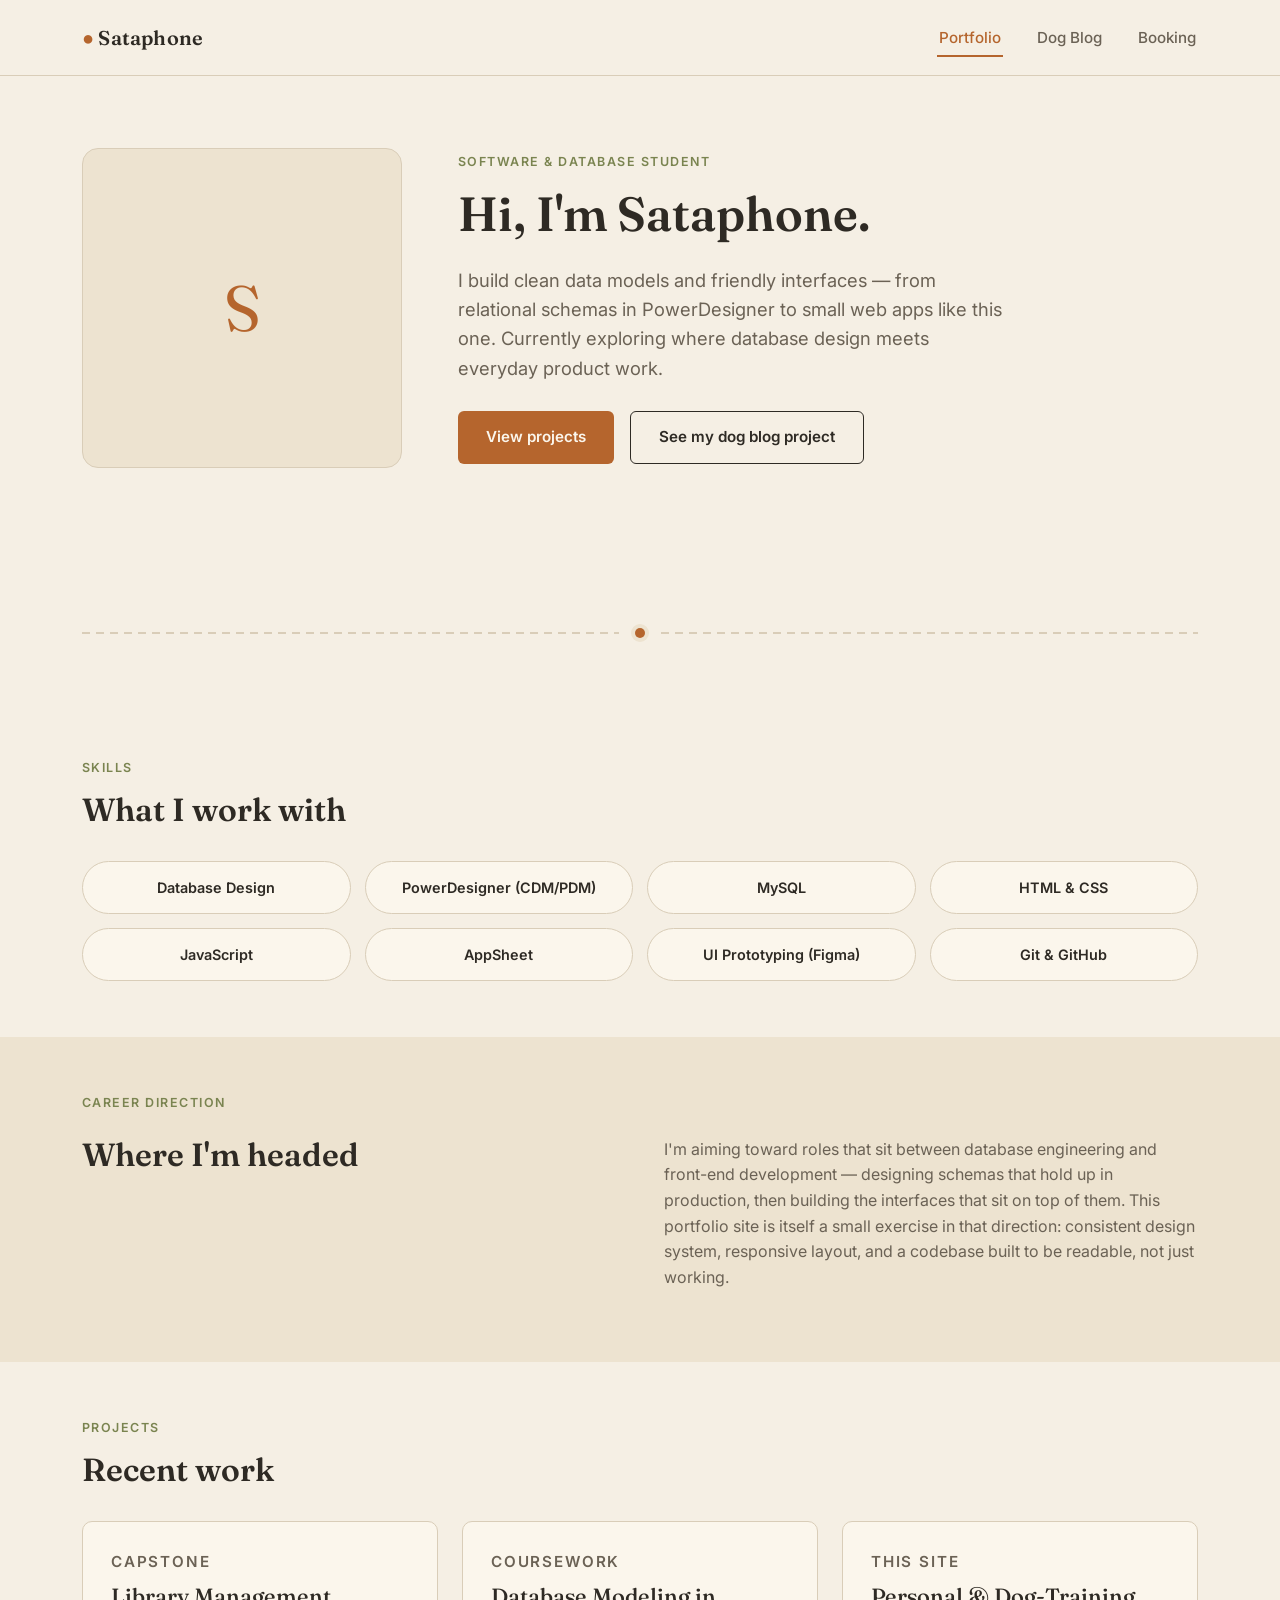
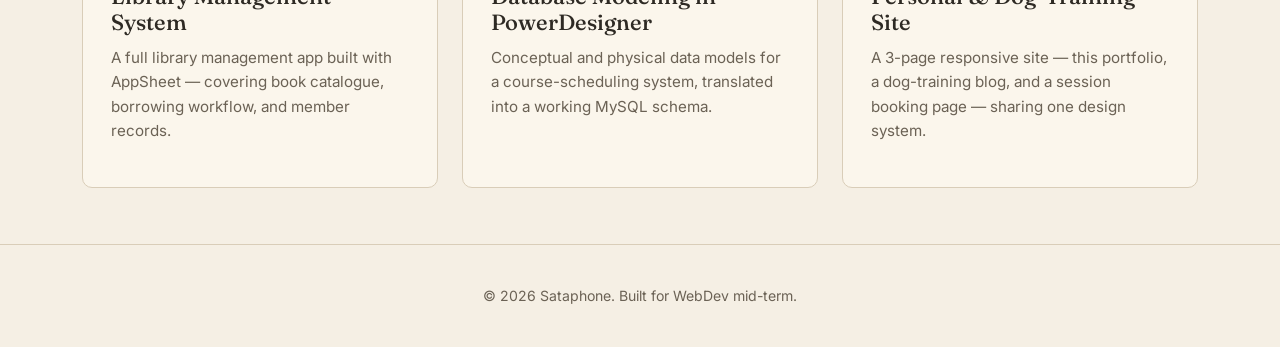
<file: index.html>
<!DOCTYPE html>
<html lang="vi">
<head>
  <meta charset="UTF-8" />
  <meta name="viewport" content="width=device-width, initial-scale=1.0" />
  <title>Sataphone — Personal Portfolio</title>
  <link rel="preconnect" href="https://fonts.googleapis.com" />
  <link href="https://fonts.googleapis.com/css2?family=Fraunces:wght@500;600&family=Inter:wght@400;500;600;700&display=swap" rel="stylesheet" />
  <link rel="stylesheet" href="style.css" />
</head>
<body>

  <!-- ===================== HEADER / NAV ===================== -->
  <header class="site-header">
    <div class="nav-inner">
      <a href="index.html" class="logo"><span class="paw">●</span> Sataphone</a>

      <nav aria-label="Main navigation">
        <ul class="nav-links">
          <li><a href="index.html" class="active">Portfolio</a></li>
          <li><a href="blog.html">Dog Blog</a></li>
          <li><a href="booking.html">Booking</a></li>
        </ul>
      </nav>

      <!-- Hamburger, visible on mobile only -->
      <button class="menu-toggle" aria-label="Toggle menu" aria-expanded="false">
        <span></span><span></span><span></span>
      </button>
    </div>
  </header>

  <!-- Full-screen mobile nav overlay -->
  <nav class="mobile-menu" aria-label="Mobile navigation">
    <a href="index.html">Portfolio</a>
    <a href="blog.html">Dog Blog</a>
    <a href="booking.html">Booking</a>
  </nav>

  <main>
    <!-- ===================== HERO ===================== -->
    <section class="hero">
      <div class="container hero-inner">
        <div class="hero-portrait">
          <span class="placeholder-mark">S</span>
        </div>
        <div>
          <p class="eyebrow">Software &amp; Database Student</p>
          <h1>Hi, I'm Sataphone.</h1>
          <p class="hero-tagline">
            I build clean data models and friendly interfaces — from
            relational schemas in PowerDesigner to small web apps like
            this one. Currently exploring where database design meets
            everyday product work.
          </p>
          <div class="hero-actions">
            <a href="#projects" class="btn btn-primary">View projects</a>
            <a href="booking.html" class="btn btn-outline">See my dog blog project</a>
          </div>
        </div>
      </div>
    </section>

    <div class="container">
      <div class="leash-divider"><span class="tag"></span></div>
    </div>

    <!-- ===================== SKILLS ===================== -->
    <section class="section">
      <div class="container">
        <p class="eyebrow">Skills</p>
        <h2>What I work with</h2>
        <div class="skills-grid">
          <div class="skill-tag">Database Design</div>
          <div class="skill-tag">PowerDesigner (CDM/PDM)</div>
          <div class="skill-tag">MySQL</div>
          <div class="skill-tag">HTML &amp; CSS</div>
          <div class="skill-tag">JavaScript</div>
          <div class="skill-tag">AppSheet</div>
          <div class="skill-tag">UI Prototyping (Figma)</div>
          <div class="skill-tag">Git &amp; GitHub</div>
        </div>
      </div>
    </section>

    <!-- ===================== CAREER DIRECTION ===================== -->
    <section class="section section-alt">
      <div class="container">
        <p class="eyebrow">Career Direction</p>
        <div class="direction-block">
          <div>
            <h2>Where I'm headed</h2>
          </div>
          <div>
            <p>
              I'm aiming toward roles that sit between database engineering
              and front-end development — designing schemas that hold up
              in production, then building the interfaces that sit on top
              of them. This portfolio site is itself a small exercise in
              that direction: consistent design system, responsive layout,
              and a codebase built to be readable, not just working.
            </p>
          </div>
        </div>
      </div>
    </section>

    <!-- ===================== PROJECTS ===================== -->
    <section class="section" id="projects">
      <div class="container">
        <p class="eyebrow">Projects</p>
        <h2>Recent work</h2>
        <div class="project-grid">

          <article class="project-card">
            <p class="eyebrow">Capstone</p>
            <h3>Library Management System</h3>
            <p>A full library management app built with AppSheet — covering
            book catalogue, borrowing workflow, and member records.</p>
          </article>

          <article class="project-card">
            <p class="eyebrow">Coursework</p>
            <h3>Database Modeling in PowerDesigner</h3>
            <p>Conceptual and physical data models for a course-scheduling
            system, translated into a working MySQL schema.</p>
          </article>

          <article class="project-card">
            <p class="eyebrow">This site</p>
            <h3>Personal &amp; Dog-Training Site</h3>
            <p>A 3-page responsive site — this portfolio, a dog-training
            blog, and a session booking page — sharing one design system.</p>
          </article>

        </div>
      </div>
    </section>
  </main>

  <footer class="site-footer">
    <div class="container">
      © 2026 Sataphone. Built for WebDev mid-term.
    </div>
  </footer>

  <script src="script.js"></script>
</body>
</html>
</file>
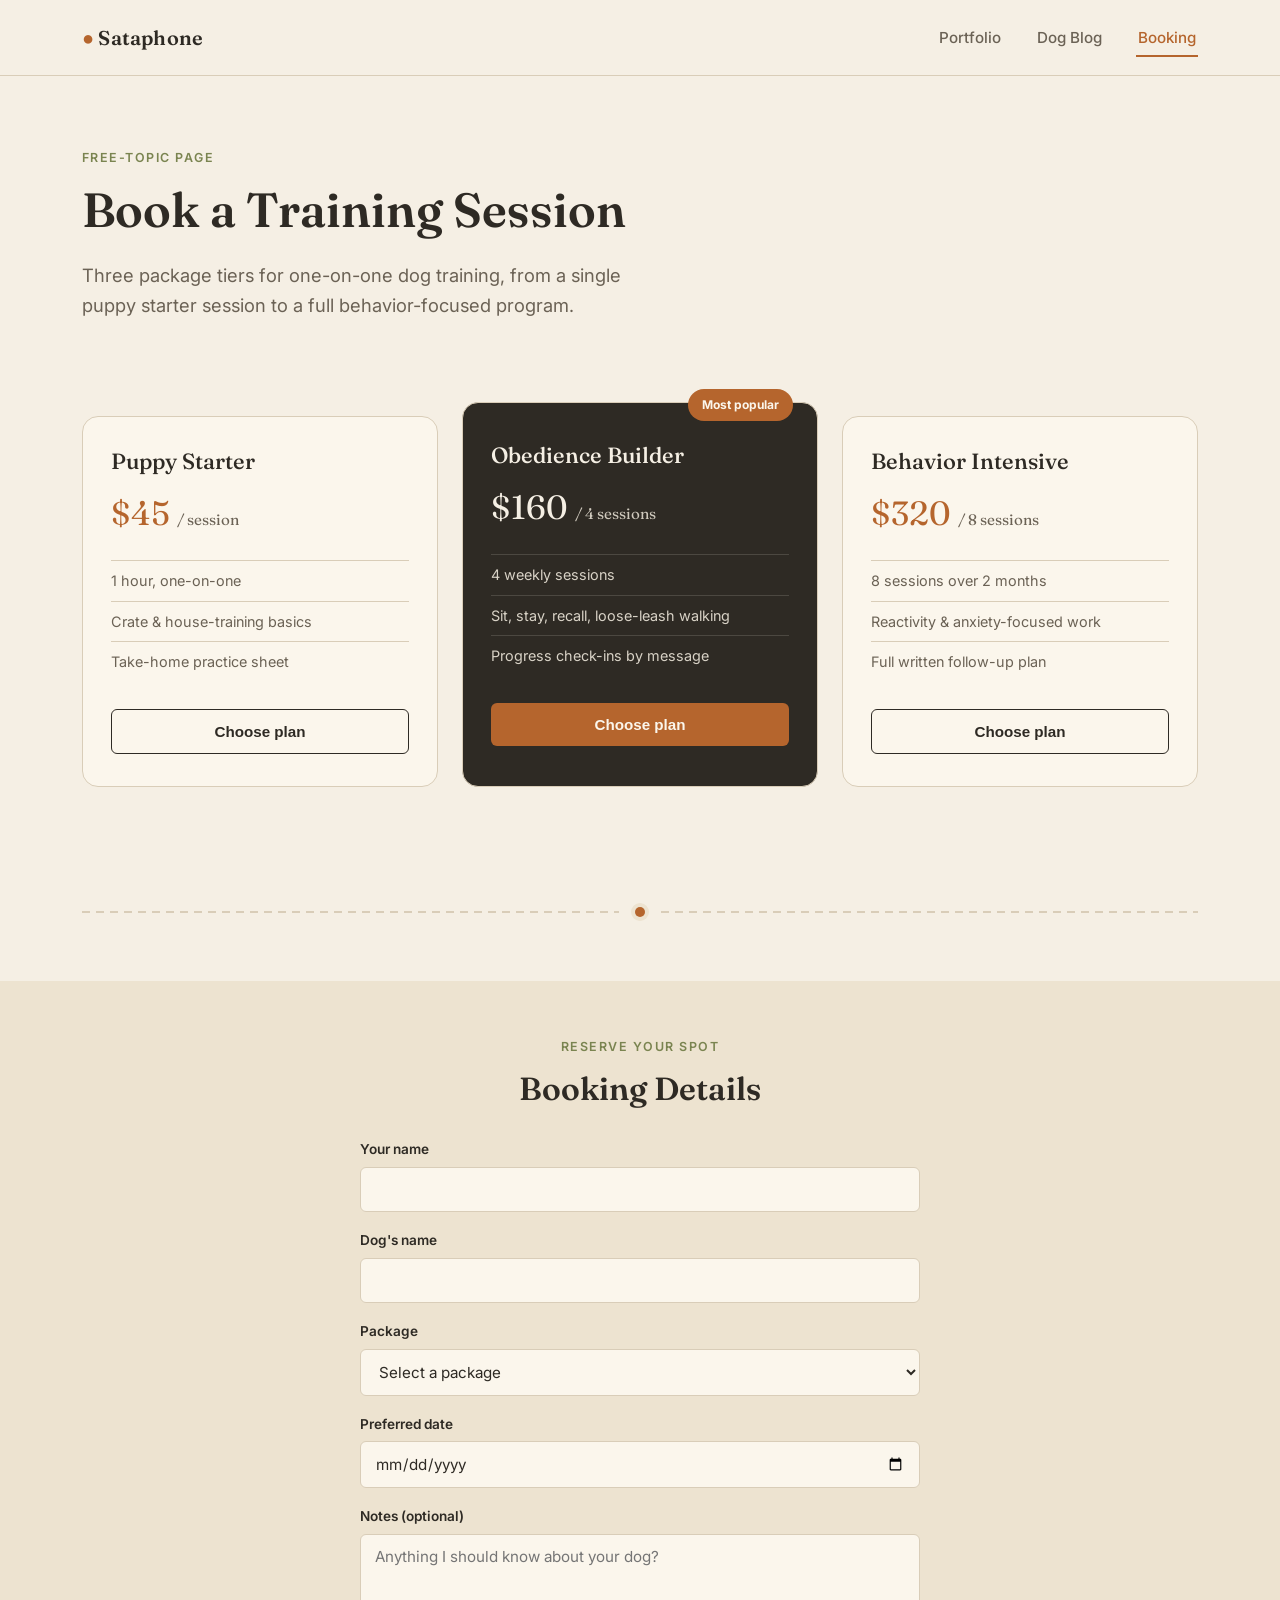
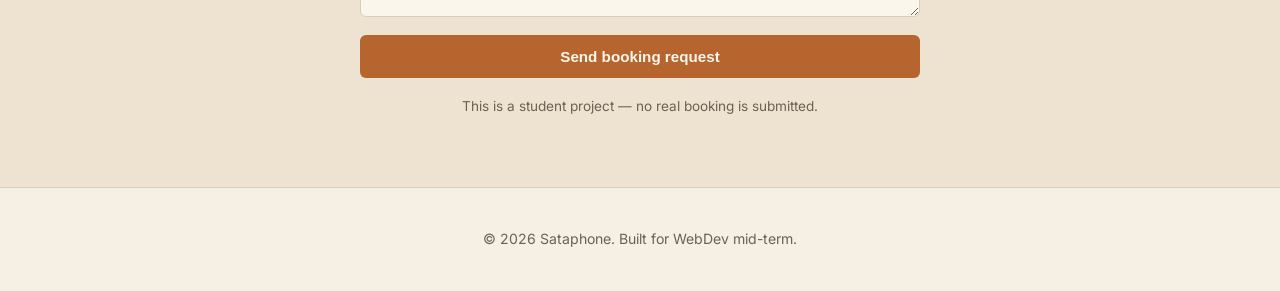
<file: booking.html>
<!DOCTYPE html>
<html lang="vi">
<head>
  <meta charset="UTF-8" />
  <meta name="viewport" content="width=device-width, initial-scale=1.0" />
  <title>Book a Training Session — Sataphone</title>
  <link rel="preconnect" href="https://fonts.googleapis.com" />
  <link href="https://fonts.googleapis.com/css2?family=Fraunces:wght@500;600&family=Inter:wght@400;500;600;700&display=swap" rel="stylesheet" />
  <link rel="stylesheet" href="style.css" />
</head>
<body>

  <header class="site-header">
    <div class="nav-inner">
      <a href="index.html" class="logo"><span class="paw">●</span> Sataphone</a>
      <nav aria-label="Main navigation">
        <ul class="nav-links">
          <li><a href="index.html">Portfolio</a></li>
          <li><a href="blog.html">Dog Blog</a></li>
          <li><a href="booking.html" class="active">Booking</a></li>
        </ul>
      </nav>
      <button class="menu-toggle" aria-label="Toggle menu" aria-expanded="false">
        <span></span><span></span><span></span>
      </button>
    </div>
  </header>

  <nav class="mobile-menu" aria-label="Mobile navigation">
    <a href="index.html">Portfolio</a>
    <a href="blog.html">Dog Blog</a>
    <a href="booking.html">Booking</a>
  </nav>

  <main>
    <section class="hero" style="padding-bottom: 24px;">
      <div class="container">
        <p class="eyebrow">Free-topic page</p>
        <h1>Book a Training Session</h1>
        <p class="hero-tagline">
          Three package tiers for one-on-one dog training, from a single
          puppy starter session to a full behavior-focused program.
        </p>
      </div>
    </section>

    <!-- ===================== PACKAGES ===================== -->
    <section class="section" style="padding-top: 0;">
      <div class="container">
        <div class="package-grid">

          <div class="package-card">
            <h3>Puppy Starter</h3>
            <p class="price">$45 <span>/ session</span></p>
            <ul class="package-list">
              <li>1 hour, one-on-one</li>
              <li>Crate &amp; house-training basics</li>
              <li>Take-home practice sheet</li>
            </ul>
            <button class="btn btn-outline" data-choose-package="starter" style="width:100%;">Choose plan</button>
          </div>

          <div class="package-card is-featured">
            <span class="badge">Most popular</span>
            <h3>Obedience Builder</h3>
            <p class="price">$160 <span>/ 4 sessions</span></p>
            <ul class="package-list">
              <li>4 weekly sessions</li>
              <li>Sit, stay, recall, loose-leash walking</li>
              <li>Progress check-ins by message</li>
            </ul>
            <button class="btn btn-primary" data-choose-package="builder" style="width:100%;">Choose plan</button>
          </div>

          <div class="package-card">
            <h3>Behavior Intensive</h3>
            <p class="price">$320 <span>/ 8 sessions</span></p>
            <ul class="package-list">
              <li>8 sessions over 2 months</li>
              <li>Reactivity &amp; anxiety-focused work</li>
              <li>Full written follow-up plan</li>
            </ul>
            <button class="btn btn-outline" data-choose-package="intensive" style="width:100%;">Choose plan</button>
          </div>

        </div>
      </div>
    </section>

    <div class="container">
      <div class="leash-divider"><span class="tag"></span></div>
    </div>

    <!-- ===================== BOOKING FORM ===================== -->
    <section class="section section-alt" id="book-form-section">
      <div class="container">
        <p class="eyebrow" style="text-align:center;">Reserve your spot</p>
        <h2 style="text-align:center;">Booking Details</h2>

        <form class="booking-form">
          <div class="form-row">
            <label for="owner-name">Your name</label>
            <input type="text" id="owner-name" name="owner-name" required />
          </div>

          <div class="form-row">
            <label for="dog-name">Dog's name</label>
            <input type="text" id="dog-name" name="dog-name" required />
          </div>

          <div class="form-row">
            <label for="package-select">Package</label>
            <select id="package-select" name="package" required>
              <option value="" disabled selected>Select a package</option>
              <option value="starter">Puppy Starter — $45 / session</option>
              <option value="builder">Obedience Builder — $160 / 4 sessions</option>
              <option value="intensive">Behavior Intensive — $320 / 8 sessions</option>
            </select>
          </div>

          <div class="form-row">
            <label for="preferred-date">Preferred date</label>
            <input type="date" id="preferred-date" name="preferred-date" required />
          </div>

          <div class="form-row">
            <label for="notes">Notes (optional)</label>
            <textarea id="notes" name="notes" rows="3" placeholder="Anything I should know about your dog?"></textarea>
          </div>

          <button type="submit" class="btn btn-primary">Send booking request</button>
          <p class="form-note">This is a student project — no real booking is submitted.</p>
          <div class="form-success" role="status"></div>
        </form>
      </div>
    </section>
  </main>

  <footer class="site-footer">
    <div class="container">
      © 2026 Sataphone. Built for WebDev mid-term.
    </div>
  </footer>

  <script src="script.js"></script>
</body>
</html>
</file>
<file: style.css>
/* =========================================================
   DESIGN TOKENS
   Warm paper-tone system shared across all 3 pages.
   ========================================================= */
:root {
  --color-bg: #F5EFE4;          /* paper background */
  --color-bg-alt: #EDE3D0;      /* card / alt section background */
  --color-ink: #2E2A24;         /* primary text, "ink" brown-black */
  --color-ink-soft: #6B6255;    /* secondary text */
  --color-accent: #B5652D;      /* terracotta - CTAs, links, active states */
  --color-accent-dark: #8C5A3C; /* hover / pressed state for accent */
  --color-moss: #7A8450;        /* tag / badge accent */
  --color-line: #D9CDB8;        /* hairline borders / dividers */
  --color-card-shadow: rgba(46, 42, 36, 0.08);

  --font-display: "Fraunces", Georgia, serif;
  --font-body: "Inter", "Work Sans", system-ui, sans-serif;

  --radius-sm: 6px;
  --radius-md: 10px;
  --radius-lg: 16px;

  --max-width: 1180px;
  --nav-height: 76px;
}

/* =========================================================
   RESET & BASE
   ========================================================= */
*, *::before, *::after { box-sizing: border-box; }

html { scroll-behavior: smooth; }

body {
  margin: 0;
  font-family: var(--font-body);
  background: var(--color-bg);
  color: var(--color-ink);
  line-height: 1.6;
  font-size: 16px;
  -webkit-font-smoothing: antialiased;
}

h1, h2, h3 {
  font-family: var(--font-display);
  color: var(--color-ink);
  margin: 0 0 0.5em 0;
  line-height: 1.15;
}

h1 { font-size: 3rem; font-weight: 600; }
h2 { font-size: 2rem; font-weight: 600; }
h3 { font-size: 1.375rem; font-weight: 500; }

p { margin: 0 0 1em 0; }

a { color: inherit; text-decoration: none; }

img { max-width: 100%; display: block; }

.container {
  max-width: var(--max-width);
  margin: 0 auto;
  padding: 0 32px;
}

/* Respect reduced-motion preference */
@media (prefers-reduced-motion: reduce) {
  html { scroll-behavior: auto; }
  *, *::before, *::after {
    animation-duration: 0.01ms !important;
    animation-iteration-count: 1 !important;
    transition-duration: 0.01ms !important;
  }
}

/* =========================================================
   SIGNATURE ELEMENT: the "leash line" divider
   A dashed rule with a small collar-tag knot in the middle,
   used between major sections instead of a plain <hr>.
   ========================================================= */
.leash-divider {
  display: flex;
  align-items: center;
  gap: 16px;
  margin: 64px 0;
}
.leash-divider::before,
.leash-divider::after {
  content: "";
  flex: 1;
  height: 2px;
  background-image: linear-gradient(90deg, var(--color-line) 0 8px, transparent 8px 14px);
  background-size: 14px 2px;
  background-repeat: repeat-x;
}
.leash-divider .tag {
  width: 10px;
  height: 10px;
  border-radius: 50%;
  background: var(--color-accent);
  box-shadow: 0 0 0 4px var(--color-bg-alt);
  flex-shrink: 0;
}

/* =========================================================
   NAVIGATION
   ========================================================= */
.site-header {
  position: sticky;
  top: 0;
  z-index: 100;
  height: var(--nav-height);
  background: rgba(245, 239, 228, 0.92);
  backdrop-filter: blur(6px);
  border-bottom: 1px solid var(--color-line);
}
.nav-inner {
  max-width: var(--max-width);
  margin: 0 auto;
  height: 100%;
  padding: 0 32px;
  display: flex;
  align-items: center;
  justify-content: space-between;
}
.logo {
  font-family: var(--font-display);
  font-size: 1.25rem;
  font-weight: 600;
  letter-spacing: 0.01em;
}
.logo .paw { color: var(--color-accent); }

.nav-links {
  display: flex;
  gap: 32px;
  list-style: none;
  margin: 0;
  padding: 0;
}
.nav-links a {
  font-size: 0.95rem;
  font-weight: 500;
  color: var(--color-ink-soft);
  padding: 8px 2px;
  border-bottom: 2px solid transparent;
  transition: color 0.2s ease, border-color 0.2s ease;
}
.nav-links a:hover,
.nav-links a:focus-visible {
  color: var(--color-ink);
}
.nav-links a.active {
  color: var(--color-accent);
  border-bottom-color: var(--color-accent);
}

.menu-toggle {
  display: none;
  flex-direction: column;
  gap: 5px;
  background: none;
  border: none;
  cursor: pointer;
  padding: 8px;
}
.menu-toggle span {
  width: 24px;
  height: 2px;
  background: var(--color-ink);
  transition: transform 0.25s ease, opacity 0.25s ease;
}
.menu-toggle.is-open span:nth-child(1) { transform: translateY(7px) rotate(45deg); }
.menu-toggle.is-open span:nth-child(2) { opacity: 0; }
.menu-toggle.is-open span:nth-child(3) { transform: translateY(-7px) rotate(-45deg); }

/* Mobile full-screen menu overlay */
.mobile-menu {
  position: fixed;
  inset: 0;
  background: var(--color-bg);
  z-index: 99;
  display: flex;
  flex-direction: column;
  align-items: center;
  justify-content: center;
  gap: 32px;
  transform: translateY(-100%);
  opacity: 0;
  transition: transform 0.35s ease, opacity 0.3s ease;
  pointer-events: none;
}
.mobile-menu.is-open {
  transform: translateY(0);
  opacity: 1;
  pointer-events: auto;
}
.mobile-menu a {
  font-family: var(--font-display);
  font-size: 1.75rem;
  font-weight: 500;
  color: var(--color-ink);
}
.mobile-menu a:hover { color: var(--color-accent); }

/* Focus visibility for keyboard users */
a:focus-visible,
button:focus-visible,
input:focus-visible,
textarea:focus-visible,
select:focus-visible {
  outline: 2px solid var(--color-accent);
  outline-offset: 2px;
}

/* =========================================================
   BUTTONS
   ========================================================= */
.btn {
  display: inline-flex;
  align-items: center;
  justify-content: center;
  padding: 13px 28px;
  border-radius: var(--radius-sm);
  font-weight: 600;
  font-size: 0.95rem;
  border: none;
  cursor: pointer;
  transition: background-color 0.2s ease, transform 0.15s ease;
}
.btn-primary {
  background: var(--color-accent);
  color: #FBF6EC;
}
.btn-primary:hover { background: var(--color-accent-dark); transform: translateY(-1px); }
.btn-outline {
  background: transparent;
  color: var(--color-ink);
  border: 1.5px solid var(--color-ink);
}
.btn-outline:hover { border-color: var(--color-accent); color: var(--color-accent); }

/* =========================================================
   HERO (Page 1)
   ========================================================= */
.hero {
  padding: 72px 0 96px;
}
.hero-inner {
  display: grid;
  grid-template-columns: 320px 1fr;
  gap: 56px;
  align-items: center;
}
.hero-portrait {
  width: 100%;
  aspect-ratio: 1;
  border-radius: var(--radius-lg);
  background: var(--color-bg-alt);
  border: 1px solid var(--color-line);
  display: flex;
  align-items: center;
  justify-content: center;
  overflow: hidden;
}
.hero-portrait .placeholder-mark {
  font-family: var(--font-display);
  font-size: 4rem;
  color: var(--color-accent);
}
.eyebrow {
  text-transform: uppercase;
  letter-spacing: 0.12em;
  font-size: 0.78rem;
  font-weight: 600;
  color: var(--color-moss);
  margin-bottom: 14px;
}
.hero-tagline {
  font-size: 1.15rem;
  color: var(--color-ink-soft);
  max-width: 46ch;
}
.hero-actions { display: flex; gap: 16px; margin-top: 28px; }

/* =========================================================
   SKILLS ("collar tag" pills)
   ========================================================= */
.section { padding: 56px 0; }
.section-alt { background: var(--color-bg-alt); }

.skills-grid {
  display: grid;
  grid-template-columns: repeat(4, 1fr);
  gap: 14px;
  margin-top: 32px;
}
.skill-tag {
  background: #FBF6EC;
  border: 1px solid var(--color-line);
  border-radius: 999px;
  padding: 14px 18px;
  font-size: 0.9rem;
  font-weight: 600;
  text-align: center;
  transition: transform 0.2s ease, box-shadow 0.2s ease, border-color 0.2s ease;
}
.skill-tag:hover {
  transform: translateY(-3px);
  border-color: var(--color-accent);
  box-shadow: 0 8px 18px var(--color-card-shadow);
}

/* =========================================================
   CAREER DIRECTION
   ========================================================= */
.direction-block {
  display: grid;
  grid-template-columns: 1fr 1fr;
  gap: 48px;
  margin-top: 24px;
}
.direction-block p { color: var(--color-ink-soft); }

/* =========================================================
   PROJECTS
   ========================================================= */
.project-grid {
  display: grid;
  grid-template-columns: repeat(3, 1fr);
  gap: 24px;
  margin-top: 32px;
}
.project-card {
  background: #FBF6EC;
  border: 1px solid var(--color-line);
  border-radius: var(--radius-md);
  padding: 28px;
  transition: transform 0.25s ease, box-shadow 0.25s ease;
}
.project-card:hover {
  transform: translateY(-4px);
  box-shadow: 0 14px 28px var(--color-card-shadow);
}
.project-card .eyebrow { margin-bottom: 10px; }
.project-card p { color: var(--color-ink-soft); font-size: 0.95rem; }

/* =========================================================
   BLOG (Page 2)
   ========================================================= */
.filter-bar {
  display: flex;
  gap: 10px;
  overflow-x: auto;
  padding-bottom: 4px;
  margin-top: 28px;
  -ms-overflow-style: none;
  scrollbar-width: none;
}
.filter-bar::-webkit-scrollbar { display: none; }
.filter-chip {
  flex-shrink: 0;
  background: transparent;
  border: 1.5px solid var(--color-line);
  color: var(--color-ink-soft);
  padding: 9px 20px;
  border-radius: 999px;
  font-size: 0.88rem;
  font-weight: 600;
  cursor: pointer;
  transition: all 0.2s ease;
}
.filter-chip:hover { border-color: var(--color-accent); color: var(--color-ink); }
.filter-chip.is-active {
  background: var(--color-accent);
  border-color: var(--color-accent);
  color: #FBF6EC;
}

.blog-grid {
  display: grid;
  grid-template-columns: repeat(3, 1fr);
  gap: 28px;
  margin-top: 32px;
}
.blog-card {
  background: #FBF6EC;
  border: 1px solid var(--color-line);
  border-radius: var(--radius-md);
  overflow: hidden;
  transition: transform 0.25s ease, box-shadow 0.25s ease;
}
.blog-card:hover { transform: translateY(-4px); box-shadow: 0 14px 28px var(--color-card-shadow); }
.blog-card-thumb {
  height: 150px;
  background: var(--color-bg-alt);
  display: flex;
  align-items: center;
  justify-content: center;
  font-family: var(--font-display);
  font-size: 2.2rem;
  color: var(--color-moss);
}
.blog-card-body { padding: 22px; }
.blog-card .tag-label {
  display: inline-block;
  font-size: 0.72rem;
  font-weight: 700;
  letter-spacing: 0.04em;
  text-transform: uppercase;
  color: var(--color-moss);
  margin-bottom: 8px;
}
.blog-card p { color: var(--color-ink-soft); font-size: 0.92rem; }
.blog-card[hidden] { display: none; }

/* fade-in when filter changes */
.blog-card { animation: fadeIn 0.35s ease; }
@keyframes fadeIn {
  from { opacity: 0; transform: translateY(6px); }
  to { opacity: 1; transform: translateY(0); }
}

/* =========================================================
   BOOKING (Page 3)
   ========================================================= */
.package-grid {
  display: grid;
  grid-template-columns: repeat(3, 1fr);
  gap: 24px;
  margin-top: 40px;
  align-items: end;
}
.package-card {
  background: #FBF6EC;
  border: 1px solid var(--color-line);
  border-radius: var(--radius-lg);
  padding: 32px 28px;
  transition: transform 0.25s ease, box-shadow 0.25s ease;
}
.package-card:hover { transform: translateY(-4px); box-shadow: 0 14px 28px var(--color-card-shadow); }
.package-card.is-featured {
  background: var(--color-ink);
  color: #F5EFE4;
  padding: 40px 28px;
  position: relative;
}
.package-card.is-featured h3,
.package-card.is-featured .price { color: #F5EFE4; }
.package-card.is-featured .badge {
  position: absolute;
  top: -14px;
  right: 24px;
  background: var(--color-accent);
  color: #FBF6EC;
  font-size: 0.75rem;
  font-weight: 700;
  padding: 6px 14px;
  border-radius: 999px;
}
.price {
  font-family: var(--font-display);
  font-size: 2.1rem;
  color: var(--color-accent);
  margin: 12px 0;
}
.price span { font-size: 0.95rem; font-weight: 400; color: var(--color-ink-soft); }
.package-card.is-featured .price span { color: #cfc9bd; }
.package-list {
  list-style: none;
  padding: 0;
  margin: 20px 0 28px;
  font-size: 0.9rem;
}
.package-list li {
  padding: 8px 0;
  border-top: 1px solid var(--color-line);
  color: var(--color-ink-soft);
}
.package-card.is-featured .package-list li {
  border-top-color: rgba(245,239,228,0.15);
  color: #d8d2c6;
}

.booking-form {
  max-width: 560px;
  margin: 32px auto 0;
  display: flex;
  flex-direction: column;
  gap: 18px;
}
.form-row { display: flex; flex-direction: column; gap: 6px; }
.form-row label { font-size: 0.85rem; font-weight: 600; }
.form-row input,
.form-row select,
.form-row textarea {
  font-family: var(--font-body);
  font-size: 0.95rem;
  padding: 12px 14px;
  border-radius: var(--radius-sm);
  border: 1.5px solid var(--color-line);
  background: #FBF6EC;
  color: var(--color-ink);
  transition: border-color 0.2s ease;
}
.form-row input:focus,
.form-row select:focus,
.form-row textarea:focus {
  border-color: var(--color-accent);
  outline: none;
}
.form-note {
  font-size: 0.85rem;
  color: var(--color-ink-soft);
  text-align: center;
}
.form-success {
  display: none;
  background: var(--color-bg-alt);
  border: 1px solid var(--color-moss);
  border-radius: var(--radius-sm);
  padding: 16px;
  text-align: center;
  font-weight: 600;
  margin-top: 8px;
}
.form-success.is-visible { display: block; }

/* =========================================================
   FOOTER
   ========================================================= */
.site-footer {
  padding: 40px 0;
  border-top: 1px solid var(--color-line);
  text-align: center;
  color: var(--color-ink-soft);
  font-size: 0.88rem;
}

/* =========================================================
   RESPONSIVE — MOBILE (<= 720px)
   ========================================================= */
@media (max-width: 720px) {
  h1 { font-size: 2.1rem; }
  h2 { font-size: 1.5rem; }

  .nav-links { display: none; }
  .menu-toggle { display: flex; }

  .hero-inner { grid-template-columns: 1fr; gap: 32px; text-align: center; }
  .hero-portrait { max-width: 220px; margin: 0 auto; }
  .hero-actions { justify-content: center; flex-wrap: wrap; }

  .skills-grid { grid-template-columns: repeat(2, 1fr); }
  .direction-block { grid-template-columns: 1fr; }
  .project-grid,
  .blog-grid { grid-template-columns: 1fr; }

  .package-grid {
    grid-template-columns: 1fr;
  }
  .package-card.is-featured { order: -1; }

  .container { padding: 0 20px; }
}
</file>
